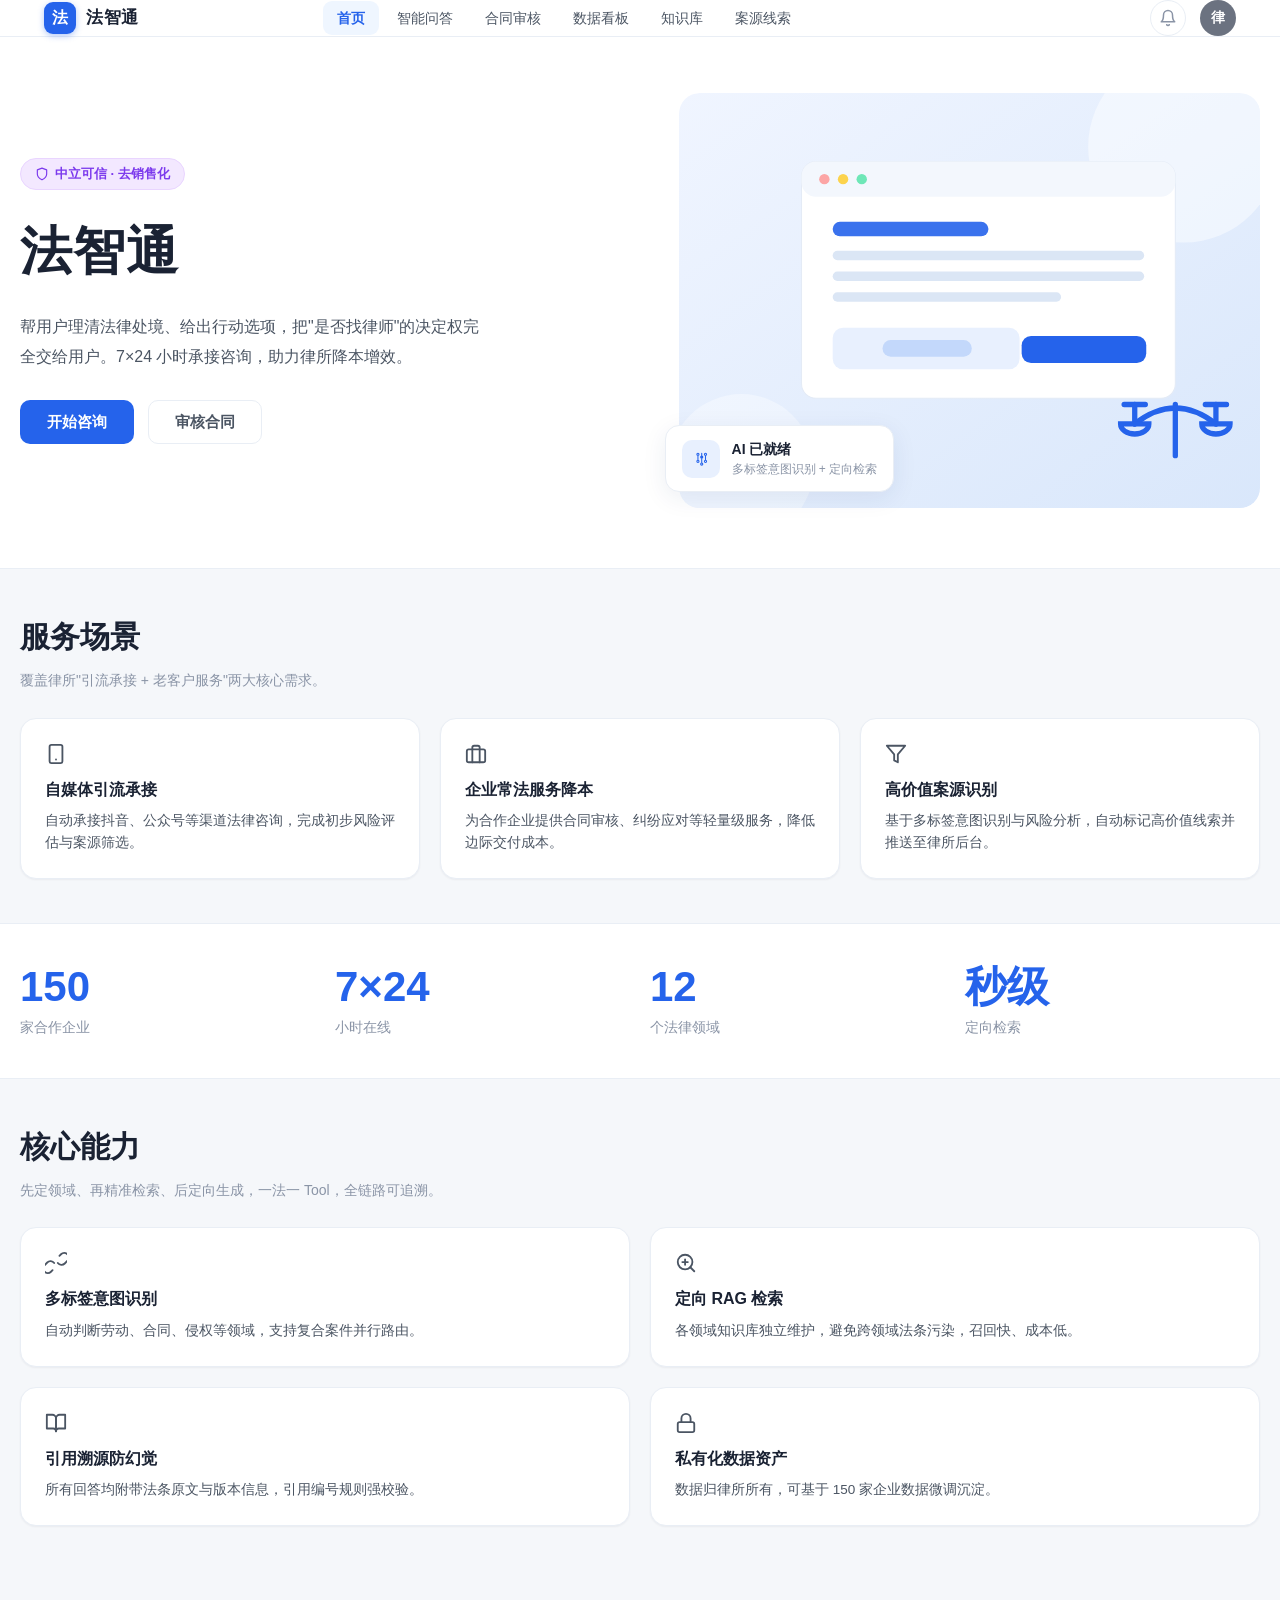
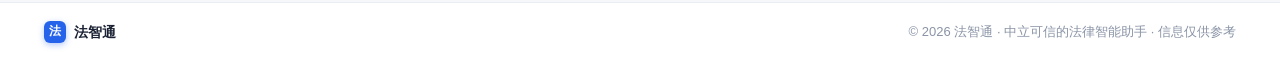
<file: index.html>
<!DOCTYPE html>
<html lang="zh-CN">
<head>
  <meta charset="UTF-8">
  <meta name="viewport" content="width=device-width, initial-scale=1.0">
  <title>法智通 · 法律智能助手</title>
  <link rel="icon" type="image/svg+xml" href="favicon.svg">
  <link rel="stylesheet" href="css/style.css">
</head>
<body>
  <!-- ============ 顶栏（全站固定） ============ -->
  <header class="topbar">
    <div class="topbar-inner">
      <a class="brand" href="#/home">
        <span class="brand-logo">法</span>
        <span class="brand-name">法智通</span>
      </a>
      <nav class="nav">
        <a class="nav-link" data-page="home" href="#/home">首页</a>
        <a class="nav-link" data-page="chat" href="#/chat">智能问答</a>
        <a class="nav-link" data-page="review" href="#/review">合同审核</a>
        <a class="nav-link" data-page="dashboard" href="#/dashboard">数据看板</a>
        <a class="nav-link" data-page="knowledge" href="#/knowledge">知识库</a>
        <a class="nav-link" data-page="leads" href="#/leads">案源线索</a>
      </nav>
      <div class="topbar-right">
        <button class="icon-btn" id="bellBtn" title="通知">
          <svg viewBox="0 0 24 24" class="ic"><path d="M18 8A6 6 0 0 0 6 8c0 7-3 9-3 9h18s-3-2-3-9"/><path d="M13.73 21a2 2 0 0 1-3.46 0"/></svg>
        </button>
        <button class="avatar" id="avatarBtn" title="账户">律</button>
      </div>
    </div>
  </header>

  <main>
    <!-- ============ 首页 ============ -->
    <section id="page-home" class="page">
      <div class="hero">
        <div class="container hero-grid">
          <div class="hero-text">
            <span class="hero-badge"><svg viewBox="0 0 24 24" class="ic"><path d="M12 22s8-4 8-10V5l-8-3-8 3v7c0 6 8 10 8 10z"/></svg>中立可信 · 去销售化</span>
            <h1>法智通</h1>
            <p class="hero-copy">帮用户理清法律处境、给出行动选项，把"是否找律师"的决定权完全交给用户。7×24 小时承接咨询，助力律所降本增效。</p>
            <div class="hero-actions">
              <a class="btn btn-primary" href="#/chat">开始咨询</a>
              <a class="btn btn-ghost" href="#/review">审核合同</a>
            </div>
          </div>
          <div class="hero-visual">
            <svg viewBox="0 0 560 400" class="hero-illo" xmlns="http://www.w3.org/2000/svg">
              <defs>
                <linearGradient id="hbg" x1="0" y1="0" x2="1" y2="1">
                  <stop offset="0" stop-color="#f0f5ff"/><stop offset="1" stop-color="#d9e7fb"/>
                </linearGradient>
              </defs>
              <rect width="560" height="400" rx="20" fill="url(#hbg)"/>
              <circle cx="486" cy="52" r="92" fill="#ffffff" opacity=".45"/>
              <circle cx="60" cy="360" r="70" fill="#ffffff" opacity=".35"/>
              <!-- 悬浮显示器 -->
              <rect x="118" y="66" width="360" height="228" rx="14" fill="#ffffff" stroke="#e4ebf6"/>
              <rect x="118" y="66" width="360" height="34" rx="14" fill="#f3f7fd"/>
              <circle cx="140" cy="83" r="5" fill="#fca5a5"/><circle cx="158" cy="83" r="5" fill="#fcd34d"/><circle cx="176" cy="83" r="5" fill="#6ee7b7"/>
              <!-- 文档内容 -->
              <rect x="148" y="124" width="150" height="14" rx="7" fill="#2563eb" opacity=".9"/>
              <rect x="148" y="152" width="300" height="9" rx="4.5" fill="#dbe6f5"/>
              <rect x="148" y="172" width="300" height="9" rx="4.5" fill="#dbe6f5"/>
              <rect x="148" y="192" width="220" height="9" rx="4.5" fill="#dbe6f5"/>
              <!-- 聊天气泡 -->
              <rect x="148" y="226" width="180" height="40" rx="10" fill="#e8f0fe"/>
              <rect x="196" y="238" width="86" height="16" rx="8" fill="#c3d8fb"/>
              <rect x="330" y="234" width="120" height="26" rx="9" fill="#2563eb"/>
              <!-- 天平 / 法律图标 -->
              <g transform="translate(478,300) scale(0.85)" stroke="#2563eb" stroke-width="6" fill="none" stroke-linecap="round">
                <line x1="0" y1="0" x2="0" y2="58"/>
                <path d="M-46 22 Q0 -14 46 22"/>
                <line x1="-46" y1="22" x2="-46" y2="0"/><line x1="46" y1="22" x2="46" y2="0"/>
                <path d="M-58 0 L-34 0"/><path d="M34 0 L58 0"/>
                <path d="M-62 22 A14 10 0 0 0 -30 22 Z"/><path d="M30 22 A14 10 0 0 0 62 22 Z"/>
              </g>
            </svg>
            <div class="float-card">
              <span class="fc-ic"><svg viewBox="0 0 24 24" class="ic"><path d="M12 3v18M5 7a2 2 0 0 0 0-4 2 2 0 0 0 0 4zm0 0v9m0 0a2 2 0 0 0 0 4 2 2 0 0 0 0-4zm14-9a2 2 0 0 0 0-4 2 2 0 0 0 0 4zm0 0v9m0 0a2 2 0 0 0 0 4 2 2 0 0 0 0-4zm-7-4a2 2 0 0 0 0-4 2 2 0 0 0 0 4zm0 0v9m0 0a2 2 0 0 0 0 4 2 2 0 0 0 0-4z" transform="scale(0.72) translate(6,3)"/></svg></span>
              <div class="fc-body"><strong>AI 已就绪</strong><span>多标签意图识别 + 定向检索</span></div>
            </div>
          </div>
        </div>
      </div>

      <div class="section container">
        <h2 class="sec-title">服务场景</h2>
        <p class="sec-sub">覆盖律所"引流承接 + 老客户服务"两大核心需求。</p>
        <div class="scene-grid">
          <div class="card scene-card">
            <span class="card-ic"><svg viewBox="0 0 24 24" class="ic"><rect x="5" y="2" width="14" height="20" rx="2"/><path d="M12 18h.01"/></svg></span>
            <h3>自媒体引流承接</h3>
            <p>自动承接抖音、公众号等渠道法律咨询，完成初步风险评估与案源筛选。</p>
          </div>
          <div class="card scene-card">
            <span class="card-ic"><svg viewBox="0 0 24 24" class="ic"><rect x="2" y="7" width="20" height="14" rx="2"/><path d="M16 21V5a2 2 0 0 0-2-2h-4a2 2 0 0 0-2 2v16"/></svg></span>
            <h3>企业常法服务降本</h3>
            <p>为合作企业提供合同审核、纠纷应对等轻量级服务，降低边际交付成本。</p>
          </div>
          <div class="card scene-card">
            <span class="card-ic"><svg viewBox="0 0 24 24" class="ic"><path d="M22 3H2l8 9.46V19l4 2v-8.54L22 3z"/></svg></span>
            <h3>高价值案源识别</h3>
            <p>基于多标签意图识别与风险分析，自动标记高价值线索并推送至律所后台。</p>
          </div>
        </div>
      </div>

      <div class="stats-band">
        <div class="container stats-grid">
          <div class="stat"><div class="stat-num">150</div><div class="stat-label">家合作企业</div></div>
          <div class="stat"><div class="stat-num">7×24</div><div class="stat-label">小时在线</div></div>
          <div class="stat"><div class="stat-num">12</div><div class="stat-label">个法律领域</div></div>
          <div class="stat"><div class="stat-num">秒级</div><div class="stat-label">定向检索</div></div>
        </div>
      </div>

      <div class="section container">
        <h2 class="sec-title">核心能力</h2>
        <p class="sec-sub">先定领域、再精准检索、后定向生成，一法一 Tool，全链路可追溯。</p>
        <div class="cap-grid">
          <div class="card cap-card">
            <span class="card-ic"><svg viewBox="0 0 24 24" class="ic"><path d="M14 12a5 5 0 0 0 7.54.54l3-3a5 5 0 0 0-7.07-7.07l-1.72 1.71"/><path d="M10 12a5 5 0 0 0-7.54-.54l-3 3a5 5 0 0 0 7.07 7.07l1.71-1.71"/></svg></span>
            <h3>多标签意图识别</h3>
            <p>自动判断劳动、合同、侵权等领域，支持复合案件并行路由。</p>
          </div>
          <div class="card cap-card">
            <span class="card-ic"><svg viewBox="0 0 24 24" class="ic"><circle cx="11" cy="11" r="8"/><path d="M21 21l-4.35-4.35"/><path d="M11 8v6M8 11h6"/></svg></span>
            <h3>定向 RAG 检索</h3>
            <p>各领域知识库独立维护，避免跨领域法条污染，召回快、成本低。</p>
          </div>
          <div class="card cap-card">
            <span class="card-ic"><svg viewBox="0 0 24 24" class="ic"><path d="M2 3h6a4 4 0 0 1 4 4v14a3 3 0 0 0-3-3H2z"/><path d="M22 3h-6a4 4 0 0 0-4 4v14a3 3 0 0 1 3-3h7z"/></svg></span>
            <h3>引用溯源防幻觉</h3>
            <p>所有回答均附带法条原文与版本信息，引用编号规则强校验。</p>
          </div>
          <div class="card cap-card">
            <span class="card-ic"><svg viewBox="0 0 24 24" class="ic"><rect x="3" y="11" width="18" height="11" rx="2"/><path d="M7 11V7a5 5 0 0 1 10 0v4"/></svg></span>
            <h3>私有化数据资产</h3>
            <p>数据归律所所有，可基于 150 家企业数据微调沉淀。</p>
          </div>
        </div>
      </div>
    </section>

    <!-- ============ 智能问答 ============ -->
    <section id="page-chat" class="page page-chat">
      <aside class="chat-side">
        <div class="side-head"><span>历史会话</span><button class="ghost-circle" id="newChatBtn" title="新建会话"><svg viewBox="0 0 24 24" class="ic"><path d="M12 5v14M5 12h14"/></svg></button></div>
        <div id="historyList" class="history-list"></div>
      </aside>

      <div class="chat-main">
        <div class="chat-head">
          <div class="chat-head-left">
            <span class="bot-avatar"><svg viewBox="0 0 24 24" class="ic"><rect x="4" y="8" width="16" height="12" rx="3"/><circle cx="9" cy="14" r="1.2" fill="currentColor" stroke="none"/><circle cx="15" cy="14" r="1.2" fill="currentColor" stroke="none"/><path d="M12 8V4"/><circle cx="12" cy="3" r="1"/></svg></span>
            <div><div class="chat-title">智能问答</div><div class="chat-sub">基于定向 RAG 检索 · 引用可追溯</div></div>
          </div>
          <span class="online"><i></i>AI 在线</span>
        </div>
        <div class="chat-msgs" id="chatMsgs"></div>
        <div class="chat-input-wrap">
          <div class="chat-input">
            <input id="chatInput" type="text" placeholder="输入您的法律问题，法智通将基于法规为您作答...">
            <button class="send-btn" id="sendBtn"><svg viewBox="0 0 24 24" class="ic"><path d="M22 2L11 13"/><path d="M22 2l-7 20-4-9-9-4 22-7z"/></svg></button>
          </div>
          <p class="chat-tip">信息仅供参考，不构成正式法律意见</p>
        </div>
      </div>

      <aside class="chat-aux">
        <div class="aux-card">
          <h4>当前问题标签</h4>
          <div class="tag-row" id="questionTags"></div>
        </div>
        <div class="aux-card">
          <h4>推荐问题</h4>
          <div id="recList" class="rec-list"></div>
        </div>
        <div class="aux-card report-card">
          <h4><svg viewBox="0 0 24 24" class="ic"><path d="M14 2H6a2 2 0 0 0-2 2v16a2 2 0 0 0 2 2h12a2 2 0 0 0 2-2V8z"/><path d="M14 2v6h6"/></svg>风险报告</h4>
          <p>生成结构化案件评估与行动清单</p>
          <a class="btn btn-primary btn-block" href="#/report">生成风险报告</a>
        </div>
      </aside>
    </section>

    <!-- ============ 合同审核 ============ -->
    <section id="page-review" class="page">
      <div class="container">
        <div class="page-head">
          <div>
            <h1 class="page-title">合同审核</h1>
            <p class="page-sub">上传合同文本，AI 自动识别风险条款并生成修改建议。</p>
          </div>
          <a class="btn btn-primary" href="#/report"><svg viewBox="0 0 24 24" class="ic"><path d="M14 2H6a2 2 0 0 0-2 2v16a2 2 0 0 0 2 2h12a2 2 0 0 0 2-2V8z"/><path d="M14 2v6h6"/></svg>查看风险报告</a>
        </div>

        <div class="review-grid">
          <!-- 左栏 -->
          <div class="review-left">
            <div class="card block">
              <h3 class="block-title">上传合同</h3>
              <div class="upload-zone" id="uploadZone">
                <span class="upload-ic"><svg viewBox="0 0 24 24" class="ic"><path d="M16 16l-4-4-4 4"/><path d="M12 12v9"/><path d="M20.39 18.39A5 5 0 0 0 18 9h-1.26A8 8 0 1 0 3 16.3"/></svg></span>
                <p class="upload-main">将文件拖到此处，或点击上传</p>
                <p class="upload-sub">支持 PDF / Word / TXT，最大 20 MB</p>
                <button class="btn btn-primary" id="chooseFileBtn"><svg viewBox="0 0 24 24" class="ic"><path d="M14 2H6a2 2 0 0 0-2 2v16a2 2 0 0 0 2 2h12a2 2 0 0 0 2-2V8z"/><path d="M14 2v6h6"/></svg>选择文件</button>
                <input type="file" id="fileInput" hidden accept=".pdf,.doc,.docx,.txt">
              </div>
            </div>
            <div class="card block">
              <h3 class="block-title">历史审核 <span class="count-pill">4 条</span></h3>
              <div class="history-items" id="reviewHistory">
                <div class="history-item" data-title="技术服务合同_v3.pdf">
                  <span class="doc-ic"><svg viewBox="0 0 24 24" class="ic"><path d="M14 2H6a2 2 0 0 0-2 2v16a2 2 0 0 0 2 2h12a2 2 0 0 0 2-2V8z"/><path d="M14 2v6h6"/></svg></span>
                  <div><p class="fn">技术服务合同_v3.pdf</p><p class="fm">2026-08-22 · 7 条风险</p></div>
                </div>
                <div class="history-item" data-title="房屋租赁协议.docx">
                  <span class="doc-ic"><svg viewBox="0 0 24 24" class="ic"><path d="M14 2H6a2 2 0 0 0-2 2v16a2 2 0 0 0 2 2h12a2 2 0 0 0 2-2V8z"/><path d="M14 2v6h6"/></svg></span>
                  <div><p class="fn">房屋租赁协议.docx</p><p class="fm">2026-08-20 · 3 条风险</p></div>
                </div>
                <div class="history-item" data-title="保密协议_修订版.pdf">
                  <span class="doc-ic"><svg viewBox="0 0 24 24" class="ic"><path d="M14 2H6a2 2 0 0 0-2 2v16a2 2 0 0 0 2 2h12a2 2 0 0 0 2-2V8z"/><path d="M14 2v6h6"/></svg></span>
                  <div><p class="fn">保密协议_修订版.pdf</p><p class="fm">2026-08-18 · 2 条风险</p></div>
                </div>
                <div class="history-item" data-title="劳动合同补充协议.docx">
                  <span class="doc-ic"><svg viewBox="0 0 24 24" class="ic"><path d="M14 2H6a2 2 0 0 0-2 2v16a2 2 0 0 0 2 2h12a2 2 0 0 0 2-2V8z"/><path d="M14 2v6h6"/></svg></span>
                  <div><p class="fn">劳动合同补充协议.docx</p><p class="fm">2026-08-15 · 5 条风险</p></div>
                </div>
              </div>
            </div>
          </div>

          <!-- 右栏 -->
          <div class="review-right">
            <div class="card block">
              <div class="preview-head">
                <div class="preview-title">
                  <span class="doc-ic big"><svg viewBox="0 0 24 24" class="ic"><path d="M14 2H6a2 2 0 0 0-2 2v16a2 2 0 0 0 2 2h12a2 2 0 0 0 2-2V8z"/><path d="M14 2v6h6"/></svg></span>
                  <div><h3 class="block-title" id="previewName">技术服务合同_v3.pdf</h3><p class="fm" id="previewMeta">共 12 页</p></div>
                </div>
                <div class="badges"><span class="risk-badge mid">中风险 4</span><span class="risk-badge high">高风险 3</span></div>
              </div>
              <div class="contract-text">
                <div class="clause"><h4>第一条 服务内容</h4><p>甲方委托乙方提供以下技术服务：基于自然语言处理的合同风险识别系统开发与部署，服务周期为自合同签署之日起<mark class="hl-mid">十二（12）个月</mark>。</p></div>
                <div class="clause"><h4>第二条 验收标准</h4><p>乙方完成系统部署后，甲方应在<mark class="hl-high">七个工作日内完成验收，逾期视为验收合格</mark>。该条款可能导致甲方因客观原因未能及时验收而丧失异议权。</p></div>
                <div class="clause"><h4>第三条 付款方式</h4><p>合同总价款为人民币伍拾万元整。甲方应于合同签订后 5 个工作日内支付 50% 预付款；项目验收合格后 5 个工作日内支付剩余 50%。</p></div>
                <div class="clause"><h4>第四条 知识产权</h4><p>乙方在履行本合同过程中形成的所有技术成果及知识产权均归<mark class="hl-high">乙方所有</mark>，甲方仅获得非独占、不可转让的使用权。该约定与甲方委托开发的核心诉求存在重大冲突。</p></div>
                <div class="clause"><h4>第五条 违约责任</h4><p>任何一方违约，应向守约方支付<mark class="hl-mid">合同总价款 30% 的违约金</mark>，但该金额未区分轻微违约与根本违约，建议按损失比例设置阶梯责任。</p></div>
                <div class="clause"><h4>第六条 争议解决</h4><p>因本合同引起的或与本合同有关的任何争议，双方应友好协商解决；协商不成的，任何一方均可向<mark class="hl-mid">被告住所地人民法院</mark>提起诉讼。建议增加仲裁条款或明确约定己方所在地法院管辖。</p></div>
              </div>
            </div>

            <div class="card block">
              <h3 class="block-title">修改建议</h3>
              <div class="suggest-list">
                <div class="suggestion high"><span class="num high">1</span><div><h4><span class="tier">高风险</span><em>逾期验收视为合格</em></h4><p>建议增加"因乙方原因导致甲方无法完成验收的除外"或设置合理催告程序，避免甲方程序权利被单方剥夺。</p></div></div>
                <div class="suggestion high"><span class="num high">2</span><div><h4><span class="tier">高风险</span><em>知识产权归属乙方</em></h4><p>委托开发成果原则上归甲方或共有；确需归乙方应明确授权范围、期限、再许可限制。</p></div></div>
                <div class="suggestion mid"><span class="num mid">3</span><div><h4><span class="tier">中风险</span><em>服务期限约定过宽</em></h4><p>12 个月服务期含开发、部署及维护，建议拆分为开发期与免费运维期，明确各阶段交付物。</p></div></div>
                <div class="suggestion mid"><span class="num mid">4</span><div><h4><span class="tier">中风险</span><em>违约金比例单一</em></h4><p>30% 固定违约金未区分违约程度，建议按逾期天数、损失金额设置阶梯责任或上限，降低被调减风险。</p></div></div>
                <div class="suggestion mid"><span class="num mid">5</span><div><h4><span class="tier">中风险</span><em>管辖法院约定被动</em></h4><p>约定被告住所地法院可能导致诉讼成本不可控，建议改为"甲方所在地法院"或约定明确的仲裁机构。</p></div></div>
              </div>
            </div>
          </div>
        </div>
      </div>
    </section>

    <!-- ============ 风险报告 ============ -->
    <section id="page-report" class="page">
      <div class="container">
        <div class="page-head">
          <div class="report-title-wrap">
            <h1 class="page-title">风险报告</h1>
            <span class="type-badge">劳动争议</span>
          </div>
          <button class="btn btn-ghost" id="exportBtn"><svg viewBox="0 0 24 24" class="ic"><path d="M21 15v4a2 2 0 0 1-2 2H5a2 2 0 0 1-2-2v-4"/><path d="M7 10l5 5 5-5"/><path d="M12 15V3"/></svg>导出报告</button>
        </div>

        <div class="report-overview">
          <div class="card ov-card"><p class="ov-label"><svg viewBox="0 0 24 24" class="ic"><path d="M12 22s8-4 8-10V5l-8-3-8 3v7c0 6 8 10 8 10z"/></svg>风险等级</p><p class="ov-value danger">中高风险</p></div>
          <div class="card ov-card"><p class="ov-label"><svg viewBox="0 0 24 24" class="ic"><path d="M2 3h6a4 4 0 0 1 4 4v14a3 3 0 0 0-3-3H2z"/><path d="M22 3h-6a4 4 0 0 0-4 4v14a3 3 0 0 1 3-3h7z"/></svg>涉及法条数</p><p class="ov-value">7</p></div>
          <div class="card ov-card"><p class="ov-label"><svg viewBox="0 0 24 24" class="ic"><path d="M17 21v-2a4 4 0 0 0-4-4H5a4 4 0 0 0-4 4v2"/><circle cx="9" cy="7" r="4"/><path d="M23 21v-2a4 4 0 0 0-3-3.87"/><path d="M16 3.13a4 4 0 0 1 0 7.75"/></svg>维权路径数</p><p class="ov-value">3</p></div>
          <div class="card ov-card"><p class="ov-label"><svg viewBox="0 0 24 24" class="ic"><path d="M9 11l3 3L22 4"/><path d="M21 12v7a2 2 0 0 1-2 2H5a2 2 0 0 1-2-2V5a2 2 0 0 1 2-2h11"/></svg>建议行动数</p><p class="ov-value">5</p></div>
        </div>

        <div class="report-grid">
          <div class="card block report-block">
            <h3 class="block-title"><svg viewBox="0 0 24 24" class="ic"><path d="M14 2H6a2 2 0 0 0-2 2v16a2 2 0 0 0 2 2h12a2 2 0 0 0 2-2V8z"/><path d="M14 2v6h6"/></svg>事实梳理</h3>
            <ul class="bullet-list">
              <li>当事人于 2024 年 3 月入职，未签订书面劳动合同。</li>
              <li>用人单位存在连续两个月未足额支付工资的情形。</li>
              <li>现有证据包括：工资银行流水、考勤打卡记录、工作沟通记录。</li>
            </ul>
          </div>
          <div class="card block report-block">
            <h3 class="block-title"><svg viewBox="0 0 24 24" class="ic"><path d="M2 3h6a4 4 0 0 1 4 4v14a3 3 0 0 0-3-3H2z"/><path d="M22 3h-6a4 4 0 0 0-4 4v14a3 3 0 0 1 3-3h7z"/></svg>法律适用</h3>
            <div class="law-item"><div class="law-title">《劳动合同法》第十条</div><p>建立劳动关系应当订立书面劳动合同。</p></div>
            <div class="law-item"><div class="law-title">《劳动合同法》第三十条</div><p>用人单位应当按照劳动合同约定和国家规定，向劳动者及时足额支付劳动报酬。</p></div>
            <div class="law-item"><div class="law-title">《劳动合同法》第八十二条</div><p>用人单位自用工之日起超过一个月不满一年未订立书面劳动合同的，应当向劳动者每月支付二倍工资。</p></div>
          </div>
          <div class="card block report-block">
            <h3 class="block-title"><svg viewBox="0 0 24 24" class="ic"><path d="M12 22s8-4 8-10V5l-8-3-8 3v7c0 6 8 10 8 10z"/></svg>维权路径</h3>
            <ol class="path-list">
              <li><span class="path-num">1</span><div><h4>协商调解</h4><p>优先尝试与公司人力部门沟通，要求补发工资并签订合同。</p></div></li>
              <li><span class="path-num">2</span><div><h4>劳动仲裁</h4><p>向劳动合同履行地或用人单位所在地劳动人事争议仲裁委员会申请仲裁。</p></div></li>
              <li><span class="path-num">3</span><div><h4>法院诉讼</h4><p>对仲裁裁决不服的，可在法定期限内向人民法院提起诉讼。</p></div></li>
            </ol>
          </div>
          <div class="card block report-block">
            <h3 class="block-title"><svg viewBox="0 0 24 24" class="ic"><path d="M9 11l3 3L22 4"/><path d="M21 12v7a2 2 0 0 1-2 2H5a2 2 0 0 1-2-2V5a2 2 0 0 1 2-2h11"/></svg>行动建议</h3>
            <div class="check-list">
              <label class="check-item"><input type="checkbox"><span>整理并保存工资流水、考勤记录、工作沟通截图等关键证据。</span></label>
              <label class="check-item"><input type="checkbox"><span>通过书面形式向用人单位发出《补发工资通知书》并留存送达凭证。</span></label>
              <label class="check-item"><input type="checkbox"><span>在一年仲裁时效内向当地劳动人事争议仲裁委员会提交仲裁申请。</span></label>
              <label class="check-item"><input type="checkbox"><span>咨询专业劳动法律师，评估是否同时主张未签劳动合同的二倍工资差额。</span></label>
              <label class="check-item"><input type="checkbox"><span>持续记录后续用工情况，防止用人单位突击变更岗位或降低待遇。</span></label>
            </div>
          </div>
        </div>
      </div>
    </section>

    <!-- ============ 数据看板 ============ -->
    <section id="page-dashboard" class="page">
      <div class="container">
        <div class="page-head">
          <div>
            <h1 class="page-title">数据看板</h1>
            <p class="page-sub">实时追踪咨询、线索与审核核心指标</p>
          </div>
          <div class="seg-filter" id="dashFilter">
            <button class="seg active" data-range="7d">近 7 天</button>
            <button class="seg" data-range="30d">近 30 天</button>
            <button class="seg" data-range="month">本月</button>
          </div>
        </div>

        <div class="metric-grid">
          <div class="card metric">
            <div class="metric-top"><span>今日咨询量</span><span class="metric-ic blue"><svg viewBox="0 0 24 24" class="ic"><path d="M21 11.5a8.38 8.38 0 0 1-.9 3.8 8.5 8.5 0 0 1-7.6 4.7 8.38 8.38 0 0 1-3.8-.9L3 21l1.9-5.7a8.38 8.38 0 0 1-.9-3.8 8.5 8.5 0 0 1 4.7-7.6 8.38 8.38 0 0 1 3.8-.9h.5a8.48 8.48 0 0 1 8 8v.5z"/></svg></span></div>
            <div class="metric-num">128</div>
            <a class="metric-delta up"><svg viewBox="0 0 24 24" class="ic"><path d="M23 6l-9.5 9.5-5-5L1 18"/><path d="M17 6h6v6"/></svg>环比 +12.5%</a>
          </div>
          <div class="card metric">
            <div class="metric-top"><span>待跟进线索</span><span class="metric-ic orange"><svg viewBox="0 0 24 24" class="ic"><path d="M17 21v-2a4 4 0 0 0-4-4H5a4 4 0 0 0-4 4v2"/><circle cx="9" cy="7" r="4"/></svg></span></div>
            <div class="metric-num">36</div>
            <a class="metric-delta up"><svg viewBox="0 0 24 24" class="ic"><path d="M23 6l-9.5 9.5-5-5L1 18"/><path d="M17 6h6v6"/></svg>环比 +5.2%</a>
          </div>
          <div class="card metric">
            <div class="metric-top"><span>合同审核数</span><span class="metric-ic blue"><svg viewBox="0 0 24 24" class="ic"><path d="M14 2H6a2 2 0 0 0-2 2v16a2 2 0 0 0 2 2h12a2 2 0 0 0 2-2V8z"/><path d="M14 2v6h6"/></svg></span></div>
            <div class="metric-num">42</div>
            <a class="metric-delta up"><svg viewBox="0 0 24 24" class="ic"><path d="M23 6l-9.5 9.5-5-5L1 18"/><path d="M17 6h6v6"/></svg>环比 +8.7%</a>
          </div>
          <div class="card metric">
            <div class="metric-top"><span>风险报告数</span><span class="metric-ic red"><svg viewBox="0 0 24 24" class="ic"><path d="M12 22s8-4 8-10V5l-8-3-8 3v7c0 6 8 10 8 10z"/></svg></span></div>
            <div class="metric-num">19</div>
            <a class="metric-delta down"><svg viewBox="0 0 24 24" class="ic"><path d="M23 6l-9.5 9.5-5-5L1 18"/><path d="M17 6h6v6"/></svg>环比 -3.1%</a>
          </div>
        </div>

        <div class="chart-row">
          <div class="card block chart-card">
            <div class="chart-head"><h3 class="block-title">咨询量趋势（近 7 天）</h3><span class="soft-pill">实时</span></div>
            <div id="lineChart" class="line-chart"></div>
          </div>
          <div class="card block chart-card">
            <div class="chart-head"><h3 class="block-title">咨询领域分布</h3><span class="soft-pill">占比</span></div>
            <div id="barChart" class="bar-chart"></div>
          </div>
        </div>

        <div class="card block">
          <h3 class="block-title">高价值线索列表</h3>
          <table class="data-table">
            <thead><tr><th>线索来源</th><th>咨询领域</th><th>风险等级</th><th>预估价值</th><th>状态</th><th>操作</th></tr></thead>
            <tbody id="dashTable"></tbody>
          </table>
        </div>
      </div>
    </section>

    <!-- ============ 知识库管理 ============ -->
    <section id="page-knowledge" class="page">
      <div class="container">
        <div class="page-head">
          <div>
            <h1 class="page-title">知识库管理</h1>
            <p class="page-sub">维护法条与判例版本，确保回答引用准确可溯源。</p>
          </div>
          <div class="head-actions">
            <div class="search-box"><svg viewBox="0 0 24 24" class="ic"><circle cx="11" cy="11" r="8"/><path d="M21 21l-4.35-4.35"/></svg><input id="kbSearch" type="text" placeholder="搜索条目名称、领域或版本"></div>
            <button class="btn btn-primary" id="importBtn"><svg viewBox="0 0 24 24" class="ic"><path d="M12 5v14M5 12h14"/></svg>导入新版本</button>
          </div>
        </div>

        <div class="kb-grid">
          <div class="card block">
            <h3 class="block-title"><svg viewBox="0 0 24 24" class="ic"><path d="M12 2L2 7l10 5 10-5-10-5z"/><path d="M2 17l10 5 10-5"/><path d="M2 12l10 5 10-5"/></svg>领域树</h3>
            <div class="kb-tree" id="kbTree">
              <div class="tree-node open" data-domain="劳动人事">
                <div class="tree-parent"><svg viewBox="0 0 24 24" class="ic chev"><path d="M6 9l6 6 6-6"/></svg><svg viewBox="0 0 24 24" class="ic"><rect x="2" y="7" width="20" height="14" rx="2"/><path d="M16 21V5a2 2 0 0 0-2-2h-4a2 2 0 0 0-2 2v16"/></svg>劳动人事</div>
                <div class="tree-children">
                  <div class="tree-child" data-domain="劳动人事">劳动合同</div>
                  <div class="tree-child" data-domain="劳动人事">工伤赔偿</div>
                  <div class="tree-child" data-domain="劳动人事">社保公积金</div>
                </div>
              </div>
              <div class="tree-node" data-domain="合同纠纷"><div class="tree-parent"><svg viewBox="0 0 24 24" class="ic chev"><path d="M6 9l6 6 6-6"/></svg><svg viewBox="0 0 24 24" class="ic"><path d="M14 2H6a2 2 0 0 0-2 2v16a2 2 0 0 0 2 2h12a2 2 0 0 0 2-2V8z"/><path d="M14 2v6h6"/></svg>合同纠纷</div><div class="tree-children"><div class="tree-child" data-domain="合同纠纷">买卖合同</div><div class="tree-child" data-domain="合同纠纷">租赁合同</div><div class="tree-child" data-domain="合同纠纷">服务合同</div></div></div>
              <div class="tree-node" data-domain="知识产权"><div class="tree-parent"><svg viewBox="0 0 24 24" class="ic chev"><path d="M6 9l6 6 6-6"/></svg><svg viewBox="0 0 24 24" class="ic"><path d="M9 18V5a2 2 0 0 1 2-2h11v11a2 2 0 0 1-2 2H4"/></svg>知识产权</div><div class="tree-children"><div class="tree-child" data-domain="知识产权">商标</div><div class="tree-child" data-domain="知识产权">专利</div><div class="tree-child" data-domain="知识产权">著作权</div></div></div>
              <div class="tree-node" data-domain="刑事辩护"><div class="tree-parent"><svg viewBox="0 0 24 24" class="ic chev"><path d="M6 9l6 6 6-6"/></svg><svg viewBox="0 0 24 24" class="ic"><path d="M12 22s8-4 8-10V5l-8-3-8 3v7c0 6 8 10 8 10z"/></svg>刑事辩护</div><div class="tree-children"><div class="tree-child" data-domain="刑事辩护">辩护流程</div><div class="tree-child" data-domain="刑事辩护">取保候审</div></div></div>
              <div class="tree-node" data-domain="公司商事"><div class="tree-parent"><svg viewBox="0 0 24 24" class="ic chev"><path d="M6 9l6 6 6-6"/></svg><svg viewBox="0 0 24 24" class="ic"><rect x="3" y="21" width="18" height="6" rx="2"/><path d="M5 21V7l7-4 7 4v14"/><path d="M9 9h1M9 12h1M9 15h1M14 9h1M14 12h1M14 15h1"/></svg>公司商事</div><div class="tree-children"><div class="tree-child" data-domain="公司商事">股权架构</div><div class="tree-child" data-domain="公司商事">公司治理</div></div></div>
            </div>
          </div>
          <div class="card block">
            <div class="table-wrap">
              <table class="data-table">
                <thead><tr><th>条目名称</th><th>所属领域</th><th>版本</th><th>更新时间</th><th>状态</th></tr></thead>
                <tbody id="kbTable"></tbody>
              </table>
            </div>
            <div class="pagination"><span class="pg-total" id="kbTotal">共 6 条记录</span><div class="pg-btns"><button class="btn btn-ghost sm" disabled>上一页</button><button class="btn btn-ghost sm" disabled>下一页</button></div></div>
          </div>
        </div>
      </div>
    </section>

    <!-- ============ 案源线索 ============ -->
    <section id="page-leads" class="page">
      <div class="container">
        <div class="page-head">
          <div>
            <h1 class="page-title">案源线索</h1>
            <p class="page-sub">跟进、邀约并转化高价值法律咨询线索。</p>
          </div>
          <div class="lead-tabs" id="leadTabs">
            <button class="lead-tab active" data-status="待跟进">待跟进</button>
            <button class="lead-tab" data-status="已邀约">已邀约</button>
            <button class="lead-tab" data-status="已转化">已转化</button>
          </div>
        </div>

        <div class="leads-grid">
          <div class="kanban-col" id="col-待跟进">
            <div class="col-head"><span class="dot orange"></span><span class="col-name">待跟进</span><span class="col-count" data-count="待跟进">3</span></div>
            <div class="col-body" data-status="待跟进"></div>
          </div>
          <div class="kanban-col" id="col-已邀约">
            <div class="col-head"><span class="dot blue"></span><span class="col-name">已邀约</span><span class="col-count" data-count="已邀约">2</span></div>
            <div class="col-body" data-status="已邀约"></div>
          </div>
          <div class="kanban-col" id="col-已转化">
            <div class="col-head"><span class="dot green"></span><span class="col-name">已转化</span><span class="col-count" data-count="已转化">2</span></div>
            <div class="col-body" data-status="已转化"></div>
          </div>
          <div class="card detail-panel">
            <h3 class="block-title"><svg viewBox="0 0 24 24" class="ic"><path d="M20.59 13.41l-7.17 7.17a2 2 0 0 1-2.83 0L2 12V2h10l8.59 8.59a2 2 0 0 1 0 2.83z"/></svg>线索详情</h3>
            <div id="leadDetail" class="lead-detail-empty">
              <svg viewBox="0 0 24 24" class="ic big"><path d="M1 12s4-8 11-8 11 8 11 8-4 8-11 8-11-8-11-8z"/><circle cx="12" cy="12" r="3"/></svg>
              <p>点击左侧卡片查看线索详情</p>
            </div>
          </div>
        </div>
      </div>
    </section>
  </main>

  <!-- ============ 页脚（全站固定） ============ -->
  <footer class="footer">
    <div class="container footer-inner">
      <div class="footer-brand"><span class="brand-logo sm">法</span><span>法智通</span></div>
      <div class="copyright">© 2026 法智通 · 中立可信的法律智能助手 · 信息仅供参考</div>
    </div>
  </footer>

  <div id="toast" class="toast"></div>
  <script src="js/app.js"></script>
</body>
</html>
</file>
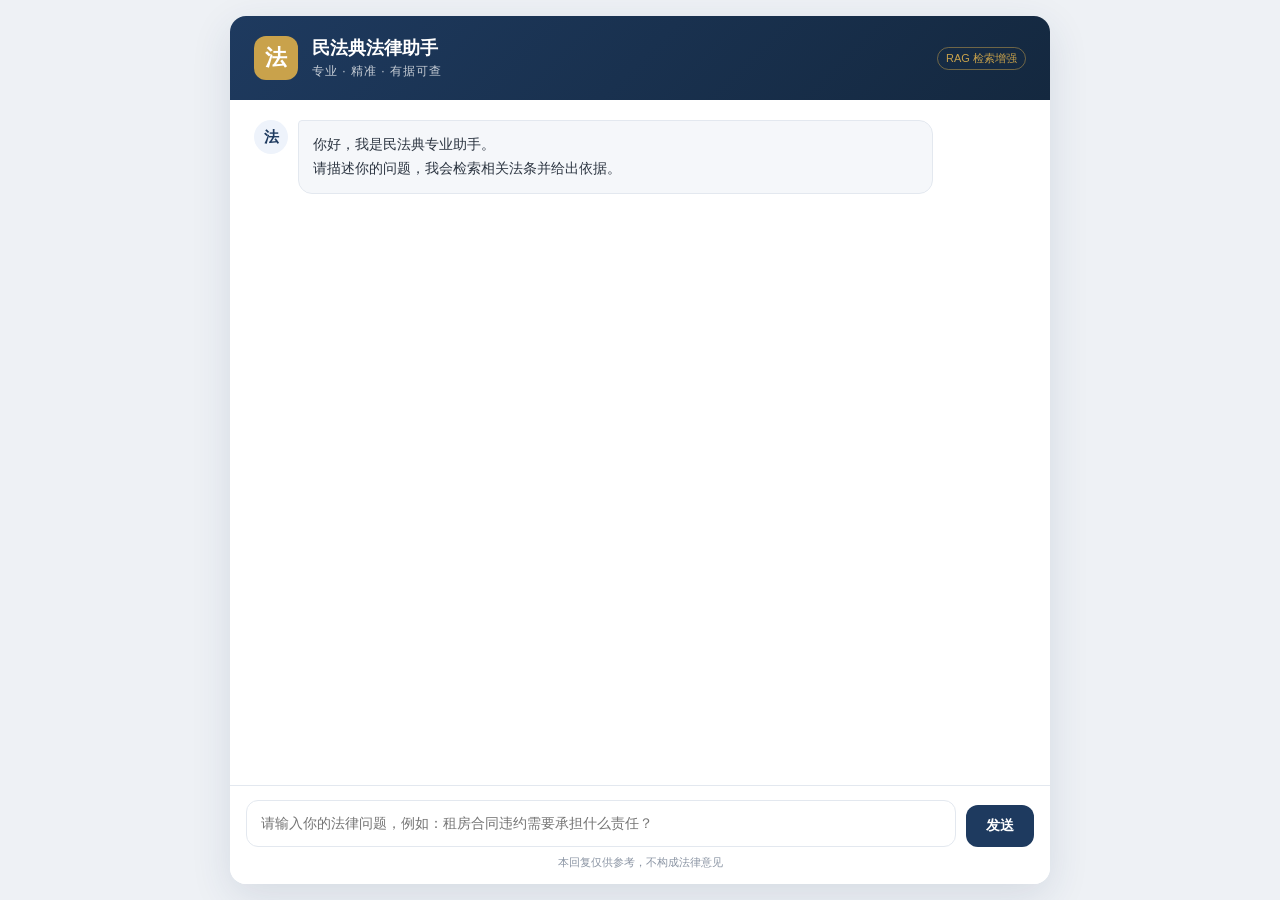
<file: civil/index.html>
<!DOCTYPE html>
<html lang="zh-CN">
<head>
<meta charset="UTF-8">
<meta name="viewport" content="width=device-width, initial-scale=1.0">
<title>民法典法律助手</title>
<style>
  :root {
    --primary: #1e3a5f;
    --primary-dark: #14283f;
    --accent: #c9a24b;
    --bg: #eef1f5;
    --card: #ffffff;
    --text: #2b3440;
    --muted: #8a94a3;
    --border: #e3e8ef;
    --user-bubble: #1e3a5f;
    --ok: #1f9d63;
  }
  * { margin: 0; padding: 0; box-sizing: border-box; }
  html, body { height: 100%; }
  body {
    font-family: -apple-system, "PingFang SC", "Microsoft YaHei", "Segoe UI", sans-serif;
    background: var(--bg);
    color: var(--text);
    display: flex;
    justify-content: center;
    align-items: center;
    padding: 16px;
  }
  .app {
    width: 100%;
    max-width: 820px;
    height: 100%;
    max-height: 900px;
    display: flex;
    flex-direction: column;
    background: var(--card);
    border-radius: 16px;
    box-shadow: 0 12px 40px rgba(30, 58, 95, .12);
    overflow: hidden;
  }
  header {
    background: linear-gradient(135deg, var(--primary) 0%, var(--primary-dark) 100%);
    color: #fff;
    padding: 20px 24px;
    display: flex;
    align-items: center;
    gap: 14px;
  }
  header .logo {
    width: 44px; height: 44px; border-radius: 12px;
    background: var(--accent);
    display: flex; align-items: center; justify-content: center;
    font-size: 22px; font-weight: 700; color: #fff;
  }
  header h1 { font-size: 18px; font-weight: 600; }
  header .sub { font-size: 12px; color: rgba(255,255,255,.75); margin-top: 3px; letter-spacing: 1px; }
  header .badge {
    margin-left: auto; font-size: 11px; color: var(--accent);
    border: 1px solid rgba(201,162,75,.5); padding: 3px 8px; border-radius: 20px;
  }

  #chat {
    flex: 1; overflow-y: auto; padding: 20px 24px;
    display: flex; flex-direction: column; gap: 16px;
    scroll-behavior: smooth;
  }
  .msg { display: flex; gap: 10px; max-width: 88%; }
  .msg.user { align-self: flex-end; flex-direction: row-reverse; }
  .msg .avatar {
    width: 34px; height: 34px; border-radius: 50%; flex-shrink: 0;
    display: flex; align-items: center; justify-content: center;
    font-size: 15px; font-weight: 600;
  }
  .msg.assistant .avatar { background: #eef3fb; color: var(--primary); }
  .msg.user .avatar { background: var(--accent); color: #fff; }
  .bubble {
    padding: 12px 14px; border-radius: 14px; line-height: 1.7;
    font-size: 14px; white-space: pre-wrap; word-break: break-word;
  }
  .msg.assistant .bubble {
    background: #f5f7fa; border: 1px solid var(--border);
    border-top-left-radius: 4px;
  }
  .msg.user .bubble {
    background: var(--user-bubble); color: #fff;
    border-top-right-radius: 4px;
  }

  /* 引用出处卡片 */
  .sources { margin-top: 10px; display: flex; flex-direction: column; gap: 8px; }
  .source {
    border: 1px solid var(--border); border-left: 3px solid var(--accent);
    border-radius: 8px; padding: 10px 12px; background: #fff; font-size: 13px;
  }
  .source .title-row { display: flex; align-items: center; gap: 8px; flex-wrap: wrap; }
  .source .title { font-weight: 600; color: var(--primary); }
  .source .scores { margin-left: auto; display: flex; gap: 6px; }
  .source .chip {
    font-size: 11px; padding: 2px 8px; border-radius: 12px;
    background: #f0f2f5; color: var(--muted);
  }
  .source .chip.hot { background: #e8f6ef; color: var(--ok); font-weight: 600; }
  .source .src-file { color: var(--muted); font-size: 11px; margin-top: 3px; }
  .source .content {
    margin-top: 6px; color: #4a5563; font-size: 13px;
    display: -webkit-box; -webkit-line-clamp: 3; -webkit-box-orient: vertical;
    overflow: hidden; cursor: pointer;
  }
  .source .content.expanded { display: block; -webkit-line-clamp: unset; }

  /* 打字动画 */
  .typing { display: flex; gap: 4px; padding: 4px 2px; }
  .typing span {
    width: 7px; height: 7px; background: var(--muted); border-radius: 50%;
    animation: blink 1.2s infinite;
  }
  .typing span:nth-child(2) { animation-delay: .2s; }
  .typing span:nth-child(3) { animation-delay: .4s; }
  @keyframes blink { 0%,80%,100% { opacity:.25; } 40% { opacity:1; } }

  footer {
    border-top: 1px solid var(--border); padding: 14px 16px; background: #fff;
  }
  .input-row { display: flex; gap: 10px; align-items: flex-end; }
  textarea {
    flex: 1; resize: none; border: 1px solid var(--border); border-radius: 12px;
    padding: 12px 14px; font-size: 14px; font-family: inherit; line-height: 1.5;
    outline: none; max-height: 120px;
  }
  textarea:focus { border-color: var(--primary); box-shadow: 0 0 0 3px rgba(30,58,95,.08); }
  button {
    background: var(--primary); color: #fff; border: none; border-radius: 12px;
    padding: 12px 20px; font-size: 14px; cursor: pointer; font-weight: 600;
    transition: .15s; flex-shrink: 0;
  }
  button:hover { background: var(--primary-dark); }
  button:disabled { opacity: .5; cursor: not-allowed; }
  .disclaimer { text-align: center; font-size: 11px; color: var(--muted); margin-top: 8px; }
</style>
</head>
<body>
<div class="app">
  <header>
    <div class="logo">法</div>
    <div>
      <h1>民法典法律助手</h1>
      <div class="sub">专业 · 精准 · 有据可查</div>
    </div>
    <div class="badge">RAG 检索增强</div>
  </header>

  <main id="chat"></main>

  <footer>
    <div class="input-row">
      <textarea id="input" rows="1" placeholder="请输入你的法律问题，例如：租房合同违约需要承担什么责任？"></textarea>
      <button id="send" onclick="send()">发送</button>
    </div>
    <div class="disclaimer">本回复仅供参考，不构成法律意见</div>
  </footer>
</div>

<script>
  // 后端地址（如果后端部署在其它机器，改这里）
  const API_BASE = 'https://api.3232132.xyz';

  const chat = document.getElementById('chat');
  const input = document.getElementById('input');
  const sendBtn = document.getElementById('send');

  // 欢迎语
  window.addEventListener('DOMContentLoaded', () => {
    appendAssistant('你好，我是民法典专业助手。\n请描述你的问题，我会检索相关法条并给出依据。', []);
  });

  // 回车发送，Shift+回车换行
  input.addEventListener('keydown', (e) => {
    if (e.key === 'Enter' && !e.shiftKey) {
      e.preventDefault();
      send();
    }
  });

  function autoGrow() {
    input.style.height = 'auto';
    input.style.height = Math.min(input.scrollHeight, 120) + 'px';
  }
  input.addEventListener('input', autoGrow);

  function appendUser(text) {
    const div = document.createElement('div');
    div.className = 'msg user';
    div.innerHTML = `
      <div class="avatar">我</div>
      <div class="bubble"></div>`;
    div.querySelector('.bubble').textContent = text;
    chat.appendChild(div);
    scrollBottom();
  }

  function appendAssistant(text, sources) {
    const div = document.createElement('div');
    div.className = 'msg assistant';
    div.innerHTML = `
      <div class="avatar">法</div>
      <div style="flex:1;min-width:0">
        <div class="bubble"></div>
        <div class="sources"></div>
      </div>`;
    div.querySelector('.bubble').textContent = text;

    if (sources && sources.length) {
      const box = div.querySelector('.sources');
      box.innerHTML = '<div style="font-size:12px;color:var(--muted);margin:4px 0 2px">📚 引用出处</div>';
      sources.forEach(s => {
        const card = document.createElement('div');
        card.className = 'source';
        const hot = s.rerank_score >= 0.6;
        card.innerHTML = `
          <div class="title-row">
            <span class="title"></span>
            <span class="scores">
              <span class="chip">相关度 ${s.initial_score.toFixed(4)}</span>
              <span class="chip ${hot ? 'hot' : ''}">重排分 ${s.rerank_score.toFixed(4)}</span>
            </span>
          </div>
          <div class="src-file"></div>
          <div class="content"></div>`;
        card.querySelector('.title').textContent = s.full_title;
        card.querySelector('.src-file').textContent = '来源：' + s.source_file;
        const content = card.querySelector('.content');
        content.textContent = s.content;
        content.onclick = () => content.classList.toggle('expanded');
        box.appendChild(card);
      });
    }
    chat.appendChild(div);
    scrollBottom();
  }

  function showTyping() {
    const div = document.createElement('div');
    div.className = 'msg assistant';
    div.id = 'typing-msg';
    div.innerHTML = `
      <div class="avatar">法</div>
      <div class="bubble"><div class="typing"><span></span><span></span><span></span></div></div>`;
    chat.appendChild(div);
    scrollBottom();
  }
  function hideTyping() {
    const el = document.getElementById('typing-msg');
    if (el) el.remove();
  }

  function scrollBottom() {
    chat.scrollTop = chat.scrollHeight;
  }

  async function send() {
    const text = input.value.trim();
    if (!text) return;
    appendUser(text);
    input.value = '';
    autoGrow();
    sendBtn.disabled = true;
    showTyping();

    try {
      const res = await fetch(`${API_BASE}/api/chat`, {
        method: 'POST',
        headers: { 'Content-Type': 'application/json' },
        body: JSON.stringify({ question: text }),
      });
      if (!res.ok) throw new Error('HTTP ' + res.status);
      const data = await res.json();
      hideTyping();
      appendAssistant(data.answer || '(无回答)', data.sources || []);
    } catch (e) {
      hideTyping();
      appendAssistant('请求失败，请确认后端已启动。\n错误信息：' + e.message, []);
    } finally {
      sendBtn.disabled = false;
      input.focus();
    }
  }
</script>
</body>
</html>
</file>
<file: css/style.css>
/* ============================================================
   法智通 · 法律智能助手 —— 设计系统
   主色：科技蓝 #2563eb；背景浅灰蓝 #f5f7fa；卡片白底大圆角
   ============================================================ */
:root {
  --blue: #2563eb;
  --blue-strong: #1d4ed8;
  --blue-weak: #e8f0fe;
  --blue-soft: #eff6ff;
  --ink: #1a2233;
  --ink-2: #4b5563;
  --gray: #8a94a6;
  --line: #e9eef5;
  --line-2: #f0f3f8;
  --bg: #f5f7fa;
  --white: #ffffff;
  --green: #16a34a;
  --green-bg: #ecfdf3;
  --red: #dc2626;
  --red-bg: #fef2f2;
  --orange: #ea580c;
  --orange-bg: #fff7ed;
  --amber-bg: #fffbeb;
  --amber-line: #fde68a;
  --pink-bg: #fef2f2;
  --pink-line: #fecaca;
  --radius: 16px;
  --radius-sm: 10px;
  --shadow: 0 1px 2px rgba(16, 24, 40, .05);
  --shadow-md: 0 6px 24px rgba(23, 55, 108, .08);
}

* { box-sizing: border-box; margin: 0; padding: 0; }

html, body { height: 100%; }

body {
  font-family: -apple-system, BlinkMacSystemFont, "Segoe UI", "PingFang SC",
    "Hiragino Sans GB", "Microsoft YaHei", "Noto Sans CJK SC", sans-serif;
  color: var(--ink);
  background: var(--bg);
  font-size: 14px;
  line-height: 1.6;
  min-height: 100vh;
  display: flex;
  flex-direction: column;
  -webkit-font-smoothing: antialiased;
}

main { flex: 1; display: flex; flex-direction: column; }

a { color: inherit; text-decoration: none; }
button { font-family: inherit; cursor: pointer; }
input { font-family: inherit; }

.container { width: 100%; max-width: 1240px; margin: 0 auto; padding: 0 24px; }

/* ---------- 图标 ---------- */
.ic { width: 18px; height: 18px; fill: none; stroke: currentColor; stroke-width: 2;
  stroke-linecap: round; stroke-linejoin: round; flex: 0 0 auto; vertical-align: -3px; }
.ic.big { width: 26px; height: 26px; }

/* ---------- 卡片 ---------- */
.card {
  background: var(--white);
  border: 1px solid var(--line);
  border-radius: var(--radius);
  box-shadow: var(--shadow);
}
.block { padding: 22px 24px; margin-bottom: 20px; }
.block-title {
  font-size: 16px; font-weight: 700; color: var(--ink);
  display: flex; align-items: center; gap: 8px; margin-bottom: 16px;
}
.block-title .ic { color: var(--blue); width: 18px; }
.count-pill {
  font-size: 12px; color: var(--blue); background: var(--blue-weak);
  border-radius: 8px; padding: 1px 8px; font-weight: 600;
}

/* ---------- 按钮 ---------- */
.btn {
  display: inline-flex; align-items: center; justify-content: center; gap: 7px;
  font-size: 14px; font-weight: 600; border-radius: var(--radius-sm);
  padding: 9px 18px; border: 1px solid transparent; transition: .18s;
  white-space: nowrap; line-height: 1.3;
}
.btn-primary { background: var(--blue); color: #fff; }
.btn-primary:hover { background: var(--blue-strong); }
.btn-ghost { background: var(--white); color: var(--ink-2); border-color: var(--line); }
.btn-ghost:hover { border-color: #cbd6e6; color: var(--ink); }
.btn-block { width: 100%; }
.btn.sm { padding: 6px 14px; font-size: 13px; }
.btn .ic { width: 16px; height: 16px; }

/* ============================================================
   顶栏
   ============================================================ */
.topbar {
  height: 64px; background: var(--white); border-bottom: 1px solid var(--line);
  position: sticky; top: 0; z-index: 50;
}
.topbar-inner {
  max-width: 1240px; margin: 0 auto; padding: 0 24px; height: 100%;
  display: flex; align-items: center; gap: 24px;
}
.brand { display: flex; align-items: center; gap: 10px; }
.brand-logo {
  width: 32px; height: 32px; border-radius: 9px; background: var(--blue);
  color: #fff; display: grid; place-items: center; font-weight: 700; font-size: 16px;
  box-shadow: 0 2px 6px rgba(37, 99, 235, .35);
}
.brand-logo.sm { width: 22px; height: 22px; border-radius: 6px; font-size: 12px; }
.brand-name { font-size: 17px; font-weight: 700; letter-spacing: .5px; }

.nav { display: flex; align-items: center; gap: 4px; margin: 0 auto; }
.nav-link {
  padding: 6px 14px; border-radius: 9px; color: var(--ink-2); font-size: 14px; transition: .18s;
}
.nav-link:hover { color: var(--ink); }
.nav-link.active { background: var(--blue-soft); color: var(--blue); font-weight: 600; }

.topbar-right { display: flex; align-items: center; gap: 14px; margin-left: auto; }
.icon-btn {
  width: 36px; height: 36px; border-radius: 50%; border: 1px solid var(--line);
  background: var(--white); display: grid; place-items: center; color: var(--gray);
  transition: .18s;
}
.icon-btn:hover { color: var(--ink); border-color: #cbd6e6; }
.avatar {
  width: 36px; height: 36px; border-radius: 50%; border: none;
  background: #6b7280; color: #fff; font-size: 14px; font-weight: 600; display: grid; place-items: center;
}

/* ============================================================
   页脚
   ============================================================ */
.footer { border-top: 1px solid var(--line); background: var(--white); padding: 18px 0; }
.footer-inner { display: flex; align-items: center; justify-content: space-between; }
.footer-brand { display: flex; align-items: center; gap: 8px; font-weight: 700; font-size: 14px; }
.copyright { color: var(--gray); font-size: 13px; }

/* ============================================================
   页头通用
   ============================================================ */
.page { display: none; flex: 1; padding-bottom: 32px; }
.page.active { display: block; }
.page-head {
  display: flex; align-items: flex-end; justify-content: space-between; gap: 20px;
  padding: 30px 0 24px; flex-wrap: wrap;
}
.page-title { font-size: 26px; font-weight: 800; letter-spacing: .3px; }
.page-sub { color: var(--gray); font-size: 14px; margin-top: 4px; }

/* ============================================================
   首页
   ============================================================ */
.hero { background: var(--white); border-bottom: 1px solid var(--line); }
.hero-grid {
  display: grid; grid-template-columns: 1.05fr 1fr; gap: 48px; align-items: center;
  padding: 56px 0 60px;
}
.hero-badge {
  display: inline-flex; align-items: center; gap: 6px; color: #7c3aed;
  background: #f3e8ff; border: 1px solid #e9d5ff; border-radius: 999px;
  padding: 5px 14px; font-size: 13px; font-weight: 600;
}
.hero-badge .ic { width: 14px; height: 14px; }
h1 { font-size: 52px; font-weight: 800; letter-spacing: 1px; margin: 20px 0 18px; }
.hero-copy { color: var(--ink-2); font-size: 16px; line-height: 1.9; max-width: 460px; }
.hero-actions { display: flex; gap: 14px; margin-top: 28px; }
.hero-actions .btn { padding: 11px 26px; font-size: 15px; }

.hero-visual { position: relative; }
.hero-illo { width: 100%; height: auto; display: block; border-radius: 20px; }
.float-card {
  position: absolute; left: -14px; bottom: 16px; background: var(--white);
  border-radius: 14px; box-shadow: var(--shadow-md); border: 1px solid var(--line);
  padding: 12px 16px; display: flex; align-items: center; gap: 12px;
}
.fc-ic {
  width: 38px; height: 38px; border-radius: 10px; background: var(--blue-weak);
  color: var(--blue); display: grid; place-items: center;
}
.fc-body { display: flex; flex-direction: column; }
.fc-body strong { font-size: 14px; }
.fc-body span { font-size: 12px; color: var(--gray); }

/* 服务场景 / 核心能力 */
.section { padding: 44px 0; }
.sec-title { font-size: 30px; font-weight: 800; }
.sec-sub { color: var(--gray); margin: 8px 0 26px; font-size: 14px; }
.scene-grid { display: grid; grid-template-columns: repeat(3, 1fr); gap: 20px; }
.card-ic { display: inline-flex; color: var(--ink-2); margin-bottom: 12px; }
.card-ic .ic { width: 22px; height: 22px; }
.scene-card { padding: 24px; }
.scene-card h3 { font-size: 16px; margin-bottom: 8px; }
.scene-card p { color: var(--ink-2); font-size: 13.5px; }
.cap-grid { display: grid; grid-template-columns: repeat(2, 1fr); gap: 20px; }
.cap-card { padding: 24px; }
.cap-card h3 { font-size: 16px; margin-bottom: 8px; display: flex; gap: 8px; align-items: center; }
.cap-card p { color: var(--ink-2); font-size: 13.5px; }

.stats-band { background: var(--white); border-top: 1px solid var(--line); border-bottom: 1px solid var(--line); }
.stats-grid {
  display: grid; grid-template-columns: repeat(4, 1fr); gap: 20px; padding: 40px 0;
  justify-items: start; text-align: left;
}
.stat-num { font-size: 42px; font-weight: 800; color: var(--blue); line-height: 1.1; }
.stat-label { color: var(--gray); margin-top: 6px; font-size: 14px; }

/* ============================================================
   智能问答（三栏）
   ============================================================ */
.page-chat.active {
  display: flex; gap: 18px; padding: 18px 24px; flex: 1;
  min-height: 0; max-width: 1500px; margin: 0 auto; width: 100%;
}

/* 左栏 历史会话 */
.chat-side {
  width: 250px; background: var(--white); border: 1px solid var(--line);
  border-radius: var(--radius); padding: 18px; flex: 0 0 auto;
  display: flex; flex-direction: column; min-height: 0;
}
.side-head { display: flex; align-items: center; justify-content: space-between; font-size: 15px; font-weight: 700; margin-bottom: 16px; }
.ghost-circle {
  width: 28px; height: 28px; border-radius: 50%; border: 1px solid var(--line);
  background: var(--white); color: var(--gray); display: grid; place-items: center; transition: .18s;
}
.ghost-circle:hover { color: var(--blue); border-color: var(--blue); }
.ghost-circle .ic { width: 16px; height: 16px; }
.history-list { flex: 1; overflow-y: auto; }
.history-item { padding: 12px 14px; border-radius: var(--radius-sm); cursor: pointer; transition: .15s; margin-bottom: 6px; }
.history-item:hover { background: var(--bg); }
.history-item.active { background: var(--blue-soft); border: 1px solid #d6e4ff; }
.history-item .h-title { font-size: 14px; font-weight: 600; display: flex; align-items: center; justify-content: space-between; gap: 8px; }
.history-item .h-status { font-size: 11px; color: var(--blue); background: var(--blue-weak); padding: 1px 8px; border-radius: 6px; font-weight: 600; flex: 0 0 auto; }
.history-item .h-meta { font-size: 12px; color: var(--gray); margin-top: 5px; }
.history-item .h-meta b { font-weight: 500; }

/* 中栏 对话区 */
.chat-main {
  flex: 1; min-width: 0; display: flex; flex-direction: column; min-height: 0;
  background: var(--white); border: 1px solid var(--line); border-radius: var(--radius);
}
.chat-head {
  display: flex; align-items: center; justify-content: space-between; padding: 14px 22px;
  border-bottom: 1px solid var(--line-2);
}
.chat-head-left { display: flex; align-items: center; gap: 12px; }
.bot-avatar {
  width: 38px; height: 38px; border-radius: 11px; background: var(--blue-weak); color: var(--blue);
  display: grid; place-items: center;
}
.chat-title { font-size: 16px; font-weight: 700; }
.chat-sub { font-size: 12px; color: var(--gray); }
.online { display: inline-flex; align-items: center; gap: 6px; font-size: 12px; color: var(--ink-2); }
.online i { width: 7px; height: 7px; border-radius: 50%; background: #22c55e; display: inline-block; }

.chat-msgs {
  flex: 1; overflow-y: auto; padding: 22px; display: flex; flex-direction: column; gap: 18px;
}
.msg { display: flex; gap: 12px; }
.msg-user { justify-content: flex-end; }
.msg-user .bubble {
  background: var(--blue); color: #fff; border-radius: 14px 4px 14px 14px; padding: 12px 16px;
  max-width: 70%; font-size: 14px;
}
.msg-user .t { text-align: right; font-size: 11px; color: #b6bfcc; margin-top: 5px; }
.msg-ai .bubble {
  flex: 1; border: 1px solid var(--line); border-radius: 4px 14px 14px 14px; padding: 18px 20px;
  max-width: 92%; align-self: flex-start;
}
.avatar-bot {
  width: 32px; height: 32px; border-radius: 9px; background: var(--blue-weak); color: var(--blue);
  display: grid; place-items: center; flex: 0 0 auto;
}
.avatar-bot .ic { width: 17px; height: 17px; }
.msg-ai .avatar-bot { border-radius: 50%; }
.sec-label { font-size: 13px; font-weight: 700; color: var(--ink); margin: 12px 0 6px; display: flex; align-items: center; gap: 6px; }
.sec-label::before { content: ""; width: 4px; height: 14px; border-radius: 2px; background: var(--blue); display: inline-block; }
.sec-label:first-child { margin-top: 0; }
.summary { font-size: 14px; color: var(--ink-2); }
.cite {
  border-left: 3px solid #93c5fd; background: #f8faff; border-radius: 8px; padding: 10px 14px; margin-bottom: 8px;
}
.cite .law { font-size: 13.5px; font-weight: 700; color: var(--blue); }
.cite p { font-size: 13px; color: var(--ink-2); margin-top: 4px; }
.steps { list-style: none; counter-reset: st; }
.steps li {
  counter-increment: st; display: flex; gap: 10px; margin-bottom: 8px; font-size: 13.5px; color: var(--ink-2);
}
.steps li::before {
  content: counter(st); width: 20px; height: 20px; border-radius: 50%; background: var(--blue);
  color: #fff; font-size: 12px; font-weight: 600; display: grid; place-items: center; flex: 0 0 auto; margin-top: 1px;
}
.msg-actions { display: flex; gap: 14px; margin-top: 14px; padding-top: 10px; border-top: 1px solid var(--line-2); }
.msg-action { display: inline-flex; align-items: center; gap: 6px; color: var(--gray); font-size: 12px; background: none; border: none; }
.msg-action:hover { color: var(--blue); }
.msg-action.liked { color: var(--blue); }
.msg-action .ic { width: 15px; height: 15px; }
.typing { display: inline-flex; gap: 4px; padding: 6px 0; }
.typing i { width: 6px; height: 6px; border-radius: 50%; background: var(--gray); animation: blink 1.2s infinite; }
.typing i:nth-child(2) { animation-delay: .2s; }
.typing i:nth-child(3) { animation-delay: .4s; }
@keyframes blink { 40% { opacity: .3; } }

.chat-input-wrap { padding: 6px 22px 16px; }
.chat-input {
  display: flex; align-items: center; gap: 10px; border: 1px solid var(--line); border-radius: 12px; padding: 8px 10px 8px 16px;
  background: var(--white);
}
.chat-input:focus-within { border-color: var(--blue); box-shadow: 0 0 0 3px rgba(37, 99, 235, .1); }
.chat-input input { flex: 1; border: none; outline: none; font-size: 14px; background: transparent; }
.send-btn {
  width: 40px; height: 40px; border-radius: 50%; border: none; background: var(--blue); color: #fff;
  display: grid; place-items: center; flex: 0 0 auto; transition: .18s;
}
.send-btn:hover { background: var(--blue-strong); }
.send-btn .ic { width: 18px; height: 18px; }
.chat-tip { text-align: center; font-size: 12px; color: var(--gray); margin-top: 10px; }

/* 右栏 辅助面板 */
.chat-aux { width: 300px; flex: 0 0 auto; display: flex; flex-direction: column; gap: 16px; min-height: 0; overflow-y: auto; }
.aux-card { background: var(--white); border: 1px solid var(--line); border-radius: var(--radius); padding: 18px; }
.aux-card h4 { font-size: 14px; font-weight: 700; margin-bottom: 12px; display: flex; align-items: center; gap: 7px; }
.aux-card h4 .ic { color: var(--blue); width: 17px; }
.tag-row { display: flex; flex-wrap: wrap; gap: 8px; }
.chip { background: var(--blue-weak); color: var(--blue); font-size: 12px; padding: 4px 12px; border-radius: 999px; font-weight: 500; }
.rec-list { display: flex; flex-direction: column; gap: 10px; }
.rec-item {
  border: 1px solid var(--line); border-radius: var(--radius-sm); background: var(--white);
  text-align: left; padding: 11px 14px; font-size: 13.5px; color: var(--ink-2); transition: .15s; line-height: 1.5;
}
.rec-item:hover { border-color: var(--blue); color: var(--blue); }
.report-card p { color: var(--gray); font-size: 13px; margin-bottom: 12px; }

/* ============================================================
   合同审核
   ============================================================ */
.review-grid { display: grid; grid-template-columns: 340px 1fr; gap: 22px; align-items: start; }
.upload-zone {
  border: 1.5px dashed #cfd9e6; border-radius: 14px; padding: 32px 20px; text-align: center;
  transition: .18s; cursor: pointer;
}
.upload-zone.dragover { border-color: var(--blue); background: var(--blue-soft); }
.upload-ic {
  width: 52px; height: 52px; border-radius: 50%; background: var(--blue-weak); color: var(--blue);
  display: grid; place-items: center; margin: 0 auto 14px;
}
.upload-main { font-size: 14px; color: var(--ink-2); margin-bottom: 4px; }
.upload-sub { font-size: 12px; color: var(--gray); margin-bottom: 18px; }
.history-items { display: flex; flex-direction: column; gap: 8px; }
.history-item { display: flex; gap: 12px; align-items: center; padding: 12px 14px; border: 1px solid var(--line); border-radius: var(--radius-sm); cursor: pointer; transition: .15s; }
.history-item:hover { border-color: #cbd6e6; }
.history-item.selected { border-color: var(--blue); background: var(--blue-soft); }
.doc-ic { width: 34px; height: 34px; border-radius: 9px; background: var(--blue-weak); color: var(--blue); display: grid; place-items: center; flex: 0 0 auto; }
.doc-ic.big { width: 40px; height: 40px; }
.doc-ic .ic { width: 17px; height: 17px; }
.fn { font-size: 13.5px; font-weight: 600; }
.fm { font-size: 12px; color: var(--gray); margin-top: 2px; }

.preview-head { display: flex; align-items: flex-start; justify-content: space-between; gap: 16px; margin-bottom: 18px; }
.preview-title { display: flex; align-items: center; gap: 12px; }
.preview-title .block-title { margin-bottom: 0; }
.badges { display: flex; gap: 10px; }
.risk-badge { font-size: 13px; font-weight: 600; }
.risk-badge.high { color: var(--red); }
.risk-badge.mid { color: var(--orange); }

.contract-text { color: var(--ink-2); font-size: 13.5px; }
.clause { margin-bottom: 18px; }
.clause h4 { font-size: 14px; color: var(--ink); font-weight: 700; margin-bottom: 4px; }
.clause p { line-height: 1.9; }
mark { border-radius: 3px; padding: 1px 3px; }
mark.hl-high { background: var(--pink-line); color: #b91c1c; }
mark.hl-mid { background: var(--amber-line); color: #b45309; }

.suggest-list { display: flex; flex-direction: column; gap: 12px; }
.suggestion { display: flex; gap: 12px; padding: 14px 16px; border-radius: 12px; border: 1px solid; }
.suggestion.high { background: var(--pink-bg); border-color: var(--pink-line); }
.suggestion.mid { background: var(--amber-bg); border-color: var(--amber-line); }
.num { width: 20px; height: 20px; border-radius: 50%; color: #fff; font-size: 12px; font-weight: 700; display: grid; place-items: center; flex: 0 0 auto; margin-top: 2px; }
.num.high { background: var(--red); }
.num.mid { background: var(--orange); }
.suggestion h4 { font-size: 13.5px; font-weight: 700; color: var(--ink); margin-bottom: 4px; display: flex; gap: 8px; }
.suggestion h4 em { font-style: normal; }
.suggestion.high h4 .tier, .suggestion.high h4 em { color: var(--red); }
.suggestion.mid h4 .tier, .suggestion.mid h4 em { color: var(--orange); }
.suggestion p { font-size: 13px; color: var(--ink-2); }

/* ============================================================
   风险报告
   ============================================================ */
.report-title-wrap { display: flex; align-items: center; gap: 14px; }
.type-badge { background: var(--blue-weak); color: var(--blue); font-size: 13px; font-weight: 600; padding: 3px 12px; border-radius: 999px; }
.report-overview { display: grid; grid-template-columns: repeat(4, 1fr); gap: 20px; margin-bottom: 20px; }
.ov-card { padding: 20px 24px; }
.ov-label { display: flex; align-items: center; gap: 7px; color: var(--gray); font-size: 13px; }
.ov-label .ic { width: 16px; height: 16px; color: var(--blue); }
.ov-value { font-size: 30px; font-weight: 800; margin-top: 8px; }
.ov-value.danger { color: var(--red); }
.report-grid { display: grid; grid-template-columns: 1fr 1fr; gap: 20px; }
.report-grid .block { margin-bottom: 0; }
.bullet-list { list-style: none; }
.bullet-list li { display: flex; gap: 10px; margin-bottom: 12px; color: var(--ink-2); font-size: 13.5px; }
.bullet-list li::before { content: ""; width: 6px; height: 6px; border-radius: 50%; background: var(--blue); flex: 0 0 auto; margin-top: 8px; }
.law-item { border: 1px solid var(--line); border-radius: var(--radius-sm); padding: 12px 16px; margin-bottom: 10px; }
.law-title { font-size: 13.5px; font-weight: 700; color: var(--ink); margin-bottom: 3px; }
.law-item p { font-size: 13px; color: var(--ink-2); }
.path-list { list-style: none; }
.path-list li { display: flex; gap: 12px; margin-bottom: 16px; }
.path-num { width: 24px; height: 24px; border-radius: 50%; background: var(--blue); color: #fff; font-size: 13px; font-weight: 700; display: grid; place-items: center; flex: 0 0 auto; }
.path-list h4 { font-size: 14px; font-weight: 700; margin-bottom: 2px; }
.path-list p { font-size: 13px; color: var(--ink-2); }
.check-list { display: flex; flex-direction: column; gap: 10px; }
.check-item { display: flex; gap: 10px; align-items: flex-start; border: 1px solid var(--line); border-radius: var(--radius-sm); padding: 12px 14px; cursor: pointer; font-size: 13.5px; color: var(--ink-2); transition: .15s; }
.check-item:hover { border-color: var(--blue); }
.check-item input { margin-top: 3px; accent-color: var(--blue); width: 15px; height: 15px; }

/* ============================================================
   数据看板
   ============================================================ */
.seg-filter { display: flex; gap: 10px; }
.seg { border: 1px solid var(--line); background: var(--white); color: var(--ink-2); font-size: 13px; font-weight: 500; padding: 8px 18px; border-radius: 999px; transition: .18s; }
.seg:hover { border-color: #cbd6e6; }
.seg.active { background: var(--blue); color: #fff; font-weight: 600; border-color: var(--blue); }
.metric-grid { display: grid; grid-template-columns: repeat(4, 1fr); gap: 20px; margin-bottom: 20px; }
.metric { padding: 20px 24px; }
.metric-top { display: flex; align-items: center; justify-content: space-between; color: var(--ink-2); font-size: 13px; }
.metric-ic { width: 34px; height: 34px; border-radius: 9px; display: grid; place-items: center; }
.metric-ic.blue { background: var(--blue-weak); color: var(--blue); }
.metric-ic.orange { background: var(--orange-bg); color: var(--orange); }
.metric-ic.red { background: var(--red-bg); color: var(--red); }
.metric-num { font-size: 34px; font-weight: 800; margin: 8px 0 6px; }
.metric-delta { display: inline-flex; align-items: center; gap: 5px; font-size: 12.5px; font-weight: 600; }
.metric-delta .ic { width: 14px; height: 14px; }
.metric-delta.up { color: var(--green); }
.metric-delta.down { color: var(--red); }
.metric-delta.down .ic { transform: rotate(180deg); }

.chart-row { display: grid; grid-template-columns: 2fr 1fr; gap: 20px; margin-bottom: 20px; }
.chart-card { padding: 22px 24px; }
.chart-head { display: flex; align-items: center; justify-content: space-between; }
.chart-head .block-title { margin-bottom: 0; }
.soft-pill { font-size: 12px; color: var(--blue); background: var(--blue-weak); padding: 3px 12px; border-radius: 999px; font-weight: 600; }
.line-chart { margin-top: 16px; }
.line-chart svg { width: 100%; height: auto; display: block; }
.bar-chart {
  display: flex; align-items: flex-end; justify-content: space-around; height: 240px; margin-top: 24px; padding: 0 8px;
}
.bar { display: flex; flex-direction: column; align-items: center; gap: 10px; width: 48px; }
.bar-val { font-size: 12px; color: var(--ink-2); font-weight: 600; }
.bar-col { width: 30px; border-radius: 7px 7px 2px 2px; }
.bar-label { font-size: 12px; color: var(--gray); }

.data-table { width: 100%; border-collapse: collapse; }
.data-table th { text-align: left; font-size: 12px; font-weight: 600; color: var(--gray); padding: 8px 16px; border-bottom: 1px solid var(--line-2); }
.data-table td { padding: 14px 16px; border-bottom: 1px solid var(--line-2); font-size: 13.5px; color: var(--ink); }
.data-table tr:last-child td { border-bottom: none; }
.link { color: var(--blue); cursor: pointer; font-weight: 600; }
.link:hover { text-decoration: underline; }
.level-badge { font-size: 12px; font-weight: 600; padding: 2px 10px; border-radius: 999px; }
.level-badge.high { color: var(--red); background: var(--red-bg); }
.level-badge.mid { color: var(--orange); background: var(--orange-bg); }
.level-badge.low { color: var(--green); background: var(--green-bg); }
.status-badge { font-size: 12px; font-weight: 600; padding: 2px 10px; border-radius: 999px; }
.status-badge.follow { color: var(--blue); background: var(--blue-weak); }
.status-badge.assigned { color: var(--green); background: var(--green-bg); }
.status-badge.archived { color: var(--gray); background: #f4f6f9; }

/* ============================================================
   知识库管理
   ============================================================ */
.head-actions { display: flex; gap: 14px; align-items: center; }
.search-box { display: flex; align-items: center; gap: 8px; border: 1px solid var(--line); border-radius: var(--radius-sm); padding: 0 14px; background: var(--white); }
.search-box .ic { color: var(--gray); width: 16px; height: 16px; }
.search-box input { border: none; outline: none; padding: 10px 0; font-size: 14px; width: 220px; background: transparent; }
.kb-grid { display: grid; grid-template-columns: 300px 1fr; gap: 22px; align-items: start; }
.kb-tree { display: flex; flex-direction: column; gap: 2px; }
.tree-node { }
.tree-parent { display: flex; align-items: center; gap: 9px; padding: 10px 12px; border-radius: var(--radius-sm); cursor: pointer; font-weight: 600; font-size: 14px; color: var(--ink); }
.tree-parent .ic { width: 16px; height: 16px; color: var(--gray); }
.tree-parent:hover { background: var(--bg); }
.tree-node.open > .tree-parent, .tree-node.active > .tree-parent { background: var(--blue-soft); color: var(--blue); }
.tree-node.open > .tree-parent .ic.chev { color: var(--blue); }
.tree-parent .chev { transition: transform .2s; }
.tree-node.open > .tree-parent .chev { transform: rotate(180deg); }
.tree-children { display: none; padding-left: 34px; }
.tree-node.open .tree-children { display: block; }
.tree-child { padding: 8px 12px; border-radius: var(--radius-sm); cursor: pointer; font-size: 13.5px; color: var(--ink-2); }
.tree-child:hover { background: var(--bg); }
.tree-child.active { background: var(--blue-soft); color: var(--blue); font-weight: 600; }
.table-wrap { overflow-x: auto; }
.pagination { display: flex; align-items: center; justify-content: space-between; margin-top: 16px; padding-top: 16px; border-top: 1px solid var(--line-2); }
.pg-total { color: var(--gray); font-size: 13px; }
.pg-btns { display: flex; gap: 10px; }
.kb-badge { font-size: 12px; font-weight: 600; padding: 2px 10px; border-radius: 999px; }
.kb-badge.effective { color: var(--green); background: var(--green-bg); }
.kb-badge.pending { color: var(--blue); background: var(--blue-weak); }
.kb-badge.updating { color: var(--orange); background: var(--orange-bg); }
.kb-badge.expired { color: var(--red); background: var(--red-bg); }

/* ============================================================
   案源线索
   ============================================================ */
.lead-tabs { display: flex; gap: 8px; }
.lead-tab { border: 1px solid var(--line); background: var(--white); color: var(--ink-2); font-size: 13px; font-weight: 500; padding: 7px 18px; border-radius: var(--radius-sm); transition: .18s; }
.lead-tab.active { background: var(--blue-weak); border-color: var(--blue); color: var(--blue); font-weight: 600; }
.leads-grid { display: grid; grid-template-columns: repeat(3, 1fr) 300px; gap: 18px; align-items: start; }
.kanban-col { background: var(--bg); border-radius: var(--radius); padding: 14px; min-height: 300px; transition: .2s; }
.kanban-col.dim { opacity: .35; }
.col-head { display: flex; align-items: center; gap: 8px; padding: 6px 8px 14px; }
.dot { width: 8px; height: 8px; border-radius: 50%; display: inline-block; }
.dot.orange { background: var(--orange); }
.dot.blue { background: var(--blue); }
.dot.green { background: var(--green); }
.col-name { font-weight: 700; font-size: 14px; }
.col-count { margin-left: auto; color: var(--gray); font-size: 13px; }
.col-body { display: flex; flex-direction: column; gap: 12px; }
.lead-card { background: var(--white); border: 1px solid var(--line); border-radius: 12px; padding: 14px; box-shadow: var(--shadow); }
.lead-card-top { display: flex; align-items: center; justify-content: space-between; gap: 10px; margin-bottom: 12px; }
.lead-title { font-size: 14px; font-weight: 700; line-height: 1.4; }
.value-badge { font-size: 11px; font-weight: 600; padding: 2px 9px; border-radius: 999px; flex: 0 0 auto; }
.value-badge.high { color: var(--blue); background: var(--blue-weak); }
.value-badge.mid { color: var(--ink-2); background: #f4f6f9; }
.lead-meta { display: flex; flex-direction: column; gap: 6px; }
.lead-meta span { display: flex; align-items: center; gap: 7px; font-size: 12px; color: var(--ink-2); }
.lead-meta .ic { width: 14px; height: 14px; color: var(--gray); }
.lead-actions { display: flex; gap: 8px; margin-top: 14px; }
.lead-actions .btn { flex: 1; }
.detail-panel { padding: 22px 24px; min-height: 300px; position: sticky; top: 84px; }
.lead-detail-empty { display: flex; flex-direction: column; align-items: center; justify-content: center; text-align: center; color: var(--gray); padding: 40px 0; }
.lead-detail-empty .ic { width: 40px; height: 40px; margin-bottom: 12px; }
.lead-detail { font-size: 13.5px; }
.lead-detail .lead-title { font-size: 16px; margin-bottom: 12px; }
.lead-detail-rows { display: flex; flex-direction: column; gap: 10px; margin: 14px 0; }
.lead-detail-rows div { display: flex; justify-content: space-between; font-size: 13px; }
.lead-detail-rows b { color: var(--gray); font-weight: 500; }
.lead-detail-desc { color: var(--ink-2); font-size: 13px; line-height: 1.8; border-top: 1px solid var(--line-2); padding-top: 14px; }

/* ============================================================
   Toast
   ============================================================ */
.toast {
  position: fixed; bottom: 32px; left: 50%; transform: translateX(-50%) translateY(20px);
  background: #1f2937; color: #fff; padding: 12px 22px; border-radius: 10px; font-size: 14px;
  box-shadow: var(--shadow-md); opacity: 0; pointer-events: none; transition: .25s; z-index: 999;
}
.toast.show { opacity: 1; transform: translateX(-50%) translateY(0); }

/* ============================================================
   响应式
   ============================================================ */
@media (max-width: 1120px) {
  .chat-aux { display: none; }
  .page-chat.active { padding: 18px; }
  .chart-row, .report-grid { grid-template-columns: 1fr; }
  .report-overview, .metric-grid { grid-template-columns: repeat(2, 1fr); }
  .leads-grid { grid-template-columns: repeat(3, 1fr); }
  .detail-panel { grid-column: 1 / -1; position: static; }
}
@media (max-width: 900px) {
  .hero-grid, .review-grid, .kb-grid, .scene-grid, .cap-grid { grid-template-columns: 1fr; }
  .nav { display: none; }
  .stats-grid { grid-template-columns: repeat(2, 1fr); gap: 28px; }
  .leads-grid { grid-template-columns: 1fr; }
  .page-chat.active { flex-direction: column; }
  .chat-side, .chat-aux { width: 100%; }
  h1 { font-size: 40px; }
}
</file>
